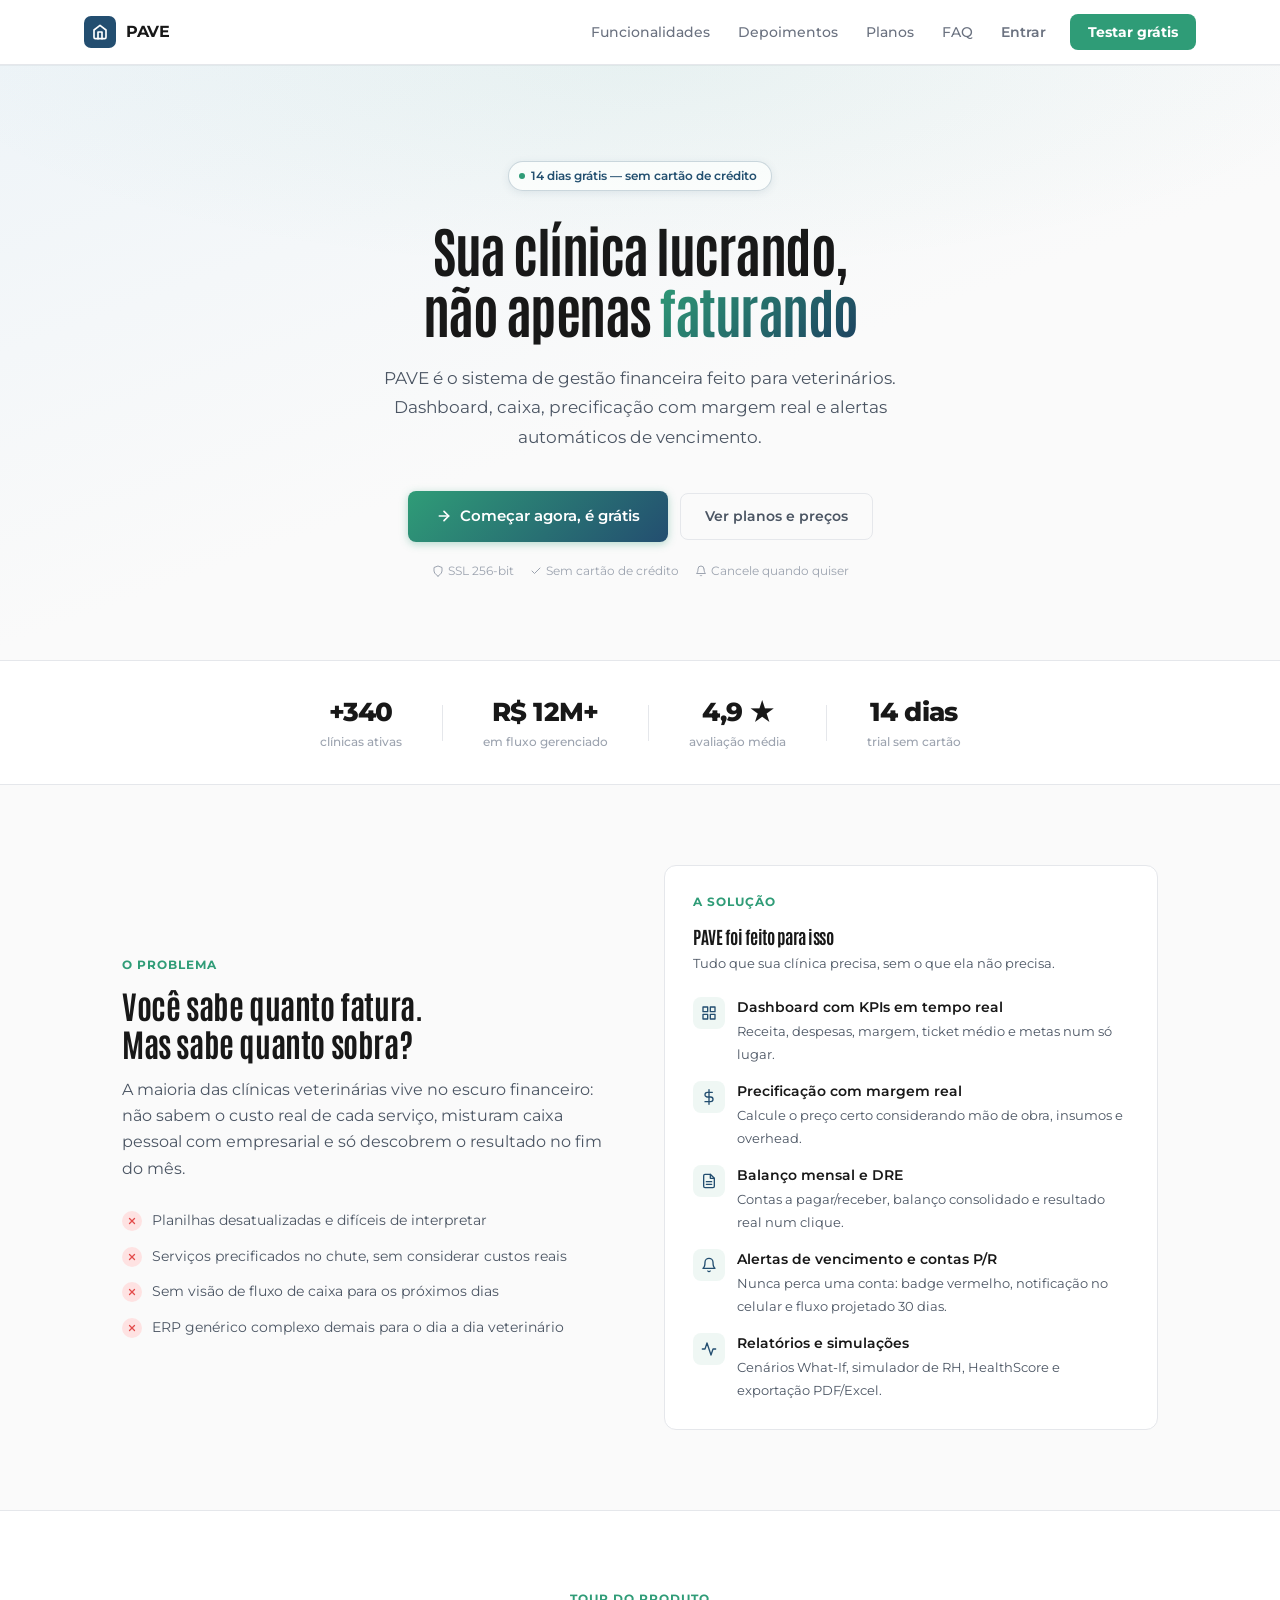
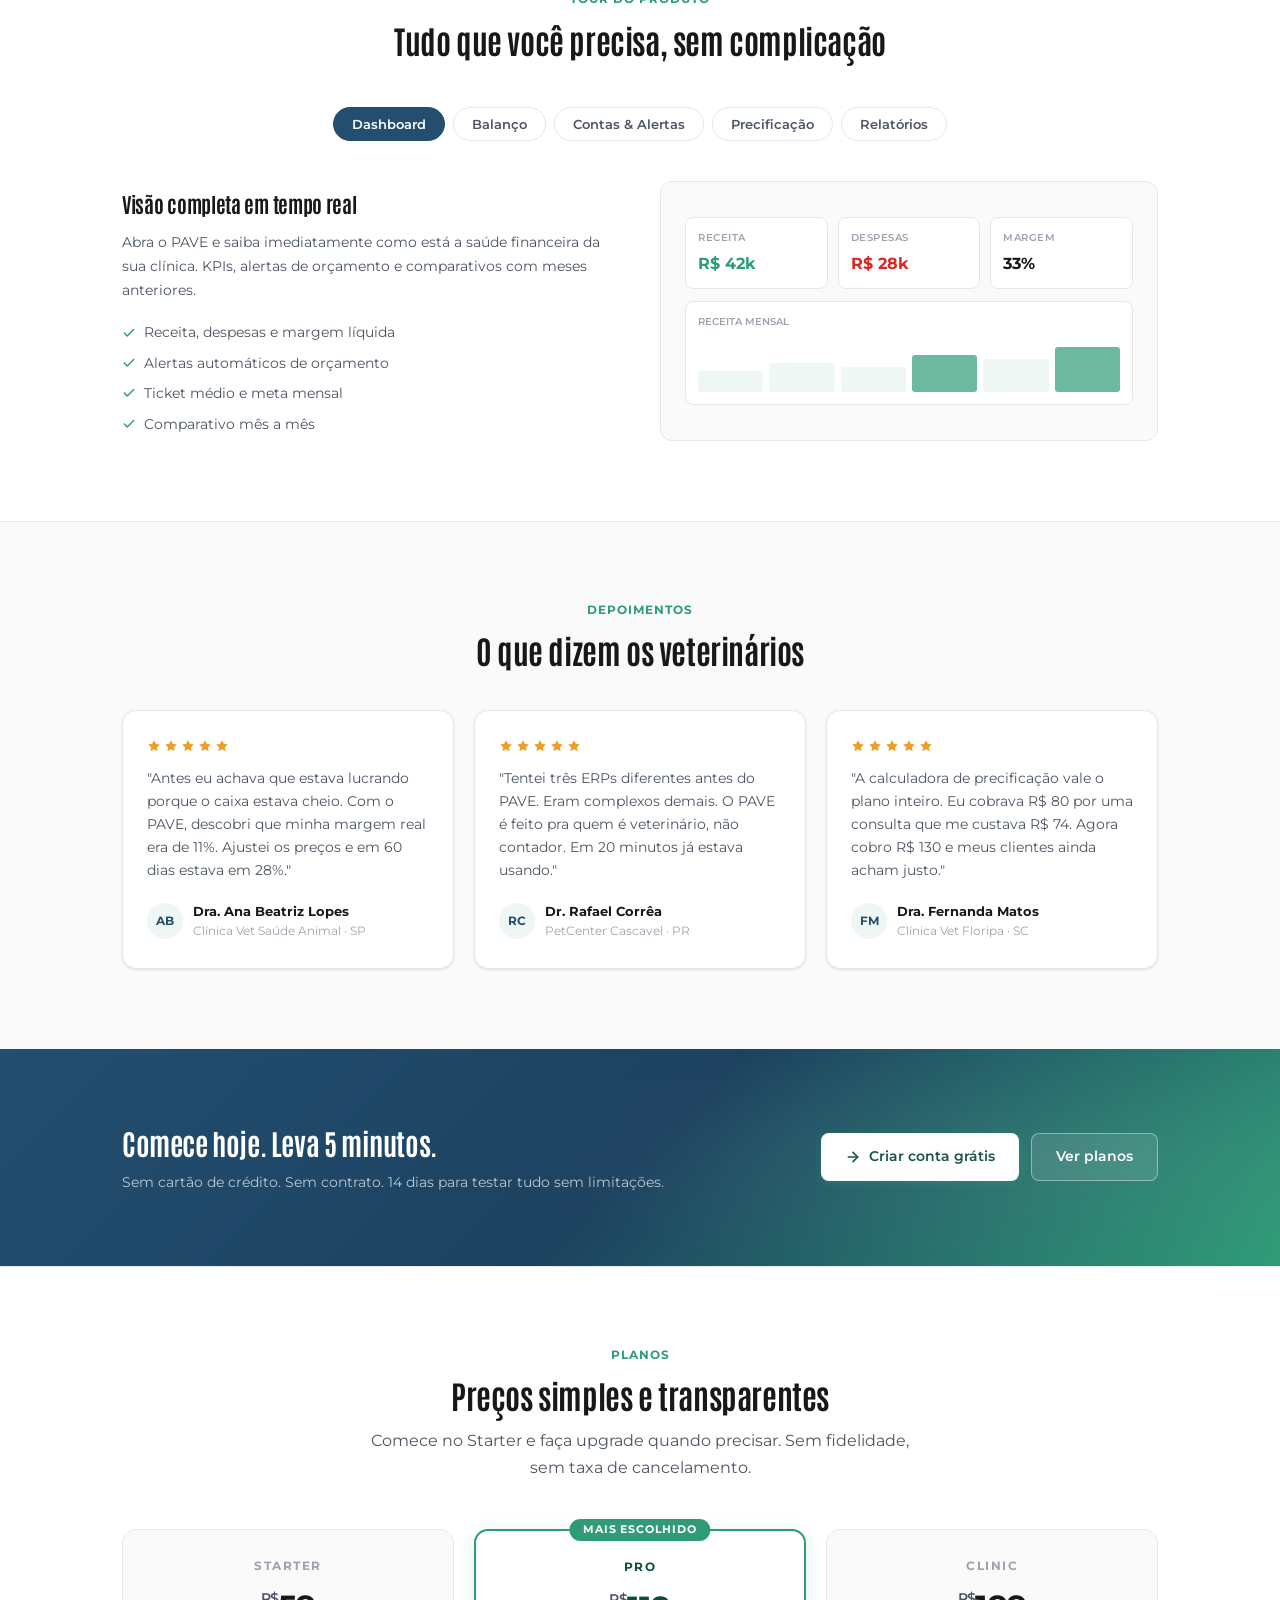
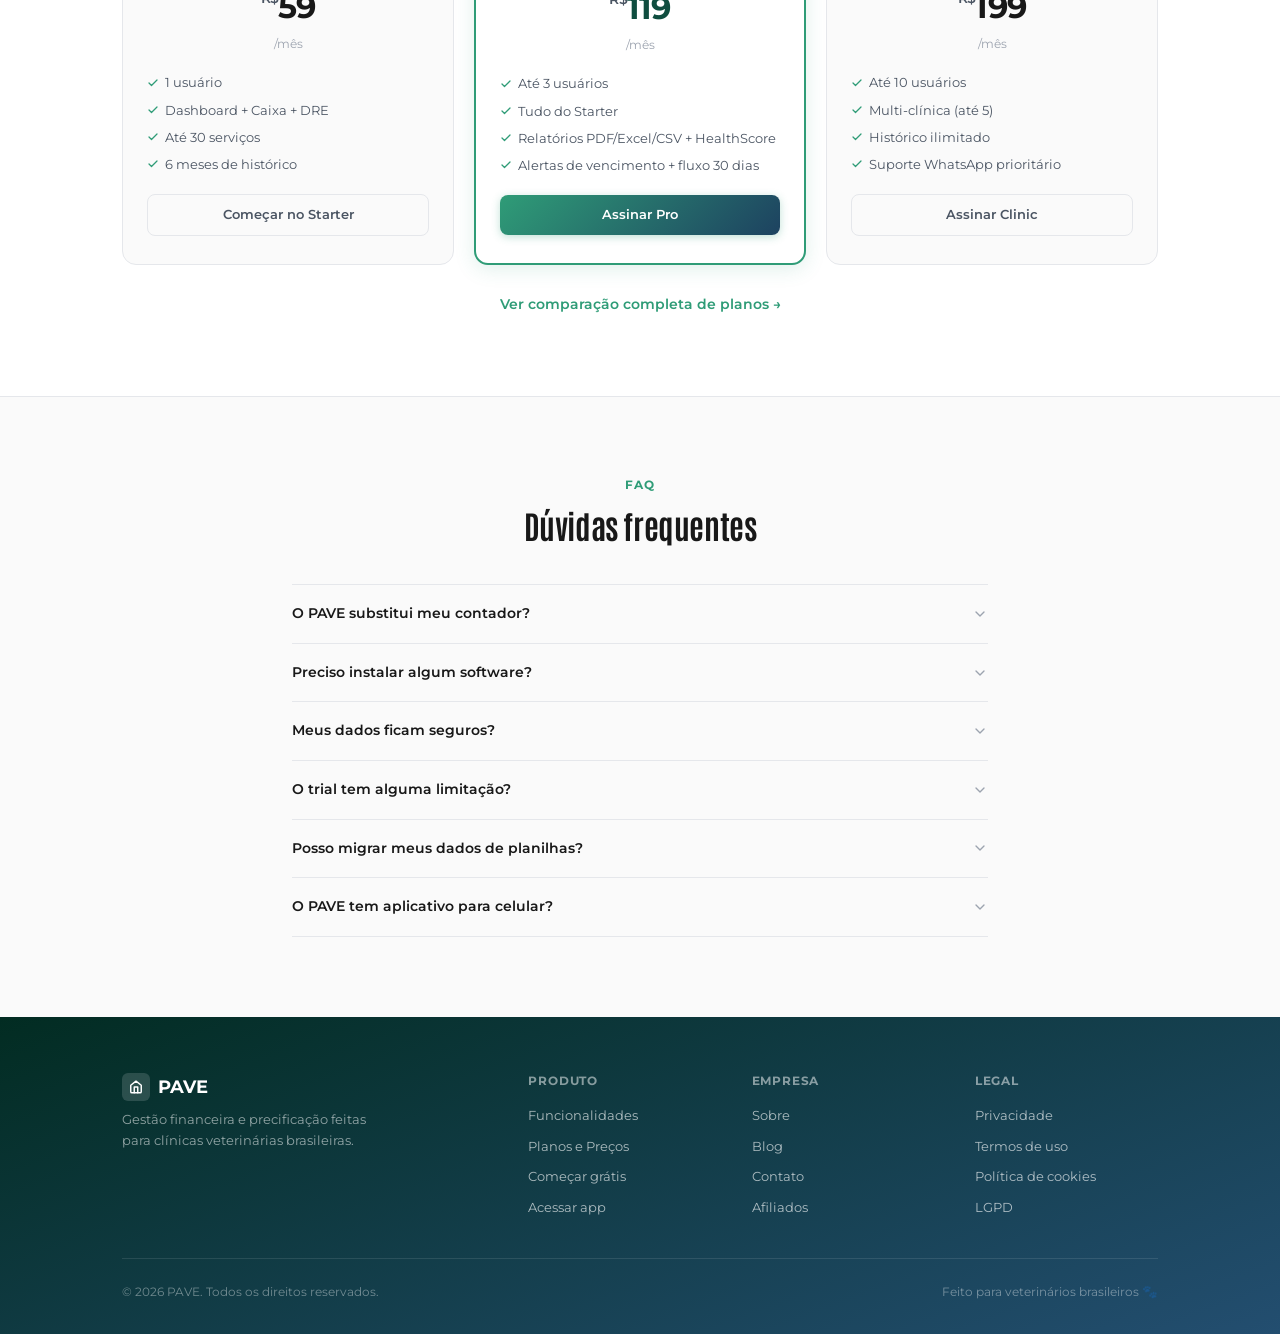
<file: landing.html>
<!DOCTYPE html>
<html lang="pt-BR">
<head>
    <meta charset="UTF-8">
    <meta name="viewport" content="width=device-width, initial-scale=1.0">
    <title>PAVE — Gestão Financeira para Clínicas Veterinárias</title>
    <meta name="description" content="PAVE ajuda clínicas veterinárias a entender as finanças, precificar serviços com margem real e tomar decisões com dados. 14 dias grátis, sem cartão.">
    <meta name="robots" content="index, follow">
    <meta property="og:type"        content="website">
    <meta property="og:title"       content="PAVE — Gestão Financeira para Clínicas Veterinárias">
    <meta property="og:description" content="Entenda suas finanças, precifique com margem real e tome decisões com dados. 14 dias grátis.">
    <meta property="og:image"       content="assets/og-image.png">
    <meta property="og:locale"      content="pt_BR">
    <meta name="twitter:card"        content="summary_large_image">
    <meta name="twitter:title"       content="PAVE — Gestão Financeira para Clínicas Veterinárias">
    <meta name="twitter:description" content="Entenda suas finanças, precifique com margem real e tome decisões com dados. 14 dias grátis.">
    <link rel="icon" type="image/svg+xml" href="assets/favicon.svg">
    <link rel="preconnect" href="https://fonts.googleapis.com">
    <link rel="preconnect" href="https://fonts.gstatic.com" crossorigin>
    <link href="https://fonts.googleapis.com/css2?family=Antonio:wght@700&family=Montserrat:wght@400;500;600;700&display=swap" rel="stylesheet">
    <style>
        *, *::before, *::after { box-sizing: border-box; margin: 0; padding: 0; }

        :root {
            --brand:      #234e70;
            --brand-mid:  #1d4260;
            --cta:        #2f9c77;
            --cta-dark:   #268a68;
            --surface:    rgba(47,156,119,0.08);
            --bg:         #fafafa;
            --card:       #FFFFFF;
            --text:       #181818;
            --muted:      #4B5563;
            --faint:      #9CA3AF;
            --border:     #E5E7EB;
            --border-faint: rgba(0,0,0,0.06);
            --danger:     #DC2626;
            --warning:    #D97706;
            --shadow-sm:  0 1px 3px rgba(0,0,0,0.08), 0 1px 2px rgba(0,0,0,0.04);
            --shadow-md:  0 4px 16px rgba(0,0,0,0.08), 0 2px 6px rgba(0,0,0,0.04);
            --shadow-lg:  0 8px 32px rgba(0,0,0,0.1), 0 4px 12px rgba(0,0,0,0.06);
        }

        html { scroll-behavior: smooth; }

        body {
            font-family: 'Montserrat', sans-serif;
            background: var(--bg);
            color: var(--text);
            line-height: 1.5;
            font-size: 15px;
        }

        h1, h2, h3, h4, h5, h6,
        .section-title, .hero h1, .plan-name {
            font-family: 'Antonio', sans-serif;
            letter-spacing: -0.5px;
        }

        /* ── Utilities ── */
        .container {
            max-width: 1100px;
            margin: 0 auto;
            padding: 0 2rem;
        }
        .container--narrow {
            max-width: 760px;
            margin: 0 auto;
            padding: 0 2rem;
        }
        .btn {
            display: inline-flex;
            align-items: center;
            gap: 8px;
            padding: 12px 24px;
            border-radius: 8px;
            font-size: 0.9rem;
            font-weight: 600;
            font-family: 'Montserrat', sans-serif;
            text-decoration: none;
            cursor: pointer;
            border: none;
            transition: all 0.15s;
            white-space: nowrap;
        }
        .btn-primary {
            background: linear-gradient(135deg, var(--cta) 0%, var(--brand) 100%);
            color: #fff;
            box-shadow: 0 2px 8px rgba(47,156,119,0.35);
        }
        .btn-primary:hover {
            background: linear-gradient(135deg, var(--cta-dark) 0%, var(--brand-mid) 100%);
            box-shadow: 0 4px 14px rgba(47,156,119,0.4);
            transform: translateY(-1px);
        }
        .btn-primary:active { transform: scale(0.98); box-shadow: none; }
        .btn-ghost {
            background: transparent;
            color: var(--muted);
            border: 1.5px solid var(--border);
        }
        .btn-ghost:hover { border-color: #9CA3AF; color: var(--text); background: #F3F4F6; }
        .btn-outline-white {
            background: rgba(255,255,255,0.1);
            color: #fff;
            border: 1.5px solid rgba(255,255,255,0.4);
            backdrop-filter: blur(4px);
        }
        .btn-outline-white:hover { background: rgba(255,255,255,0.2); border-color: rgba(255,255,255,0.7); }

        .section-label {
            font-size: 0.72rem;
            font-weight: 700;
            text-transform: uppercase;
            letter-spacing: 1px;
            color: var(--cta);
            margin-bottom: 12px;
        }
        .section-title {
            font-size: clamp(1.5rem, 3vw, 2rem);
            font-weight: 700;
            color: var(--text);
            letter-spacing: -0.4px;
            line-height: 1.2;
            margin-bottom: 14px;
        }
        .section-sub {
            font-size: 1rem;
            color: var(--muted);
            line-height: 1.65;
            max-width: 560px;
        }

        /* ─────────────────────────────────────────────
           2. HERO
        ───────────────────────────────────────────── */
        .hero {
            padding: 96px 0 80px;
            text-align: center;
            background: linear-gradient(160deg, #eef4f8 0%, #fafafa 55%, #fafafa 100%);
            position: relative;
            overflow: hidden;
        }
        .hero::before {
            content: '';
            position: absolute;
            inset: 0;
            background: radial-gradient(ellipse 80% 50% at 50% 0%, rgba(47,156,119,0.06) 0%, transparent 70%);
            pointer-events: none;
        }
        .hero-badge {
            display: inline-flex;
            align-items: center;
            gap: 6px;
            padding: 5px 14px 5px 10px;
            border-radius: 99px;
            font-size: 0.75rem;
            font-weight: 600;
            background: #fff;
            color: var(--brand);
            border: 1.5px solid rgba(35,78,112,0.22);
            margin-bottom: 28px;
            box-shadow: 0 2px 8px rgba(35,78,112,0.1);
        }
        .hero-badge-dot {
            width: 6px;
            height: 6px;
            border-radius: 50%;
            background: var(--cta);
            display: inline-block;
            animation: pulse-dot 2s ease-in-out infinite;
        }
        @keyframes pulse-dot {
            0%, 100% { opacity: 1; transform: scale(1); }
            50% { opacity: 0.6; transform: scale(0.8); }
        }
        .hero h1 {
            font-size: clamp(2.2rem, 5.5vw, 3.4rem);
            font-weight: 800;
            line-height: 1.12;
            letter-spacing: -1.5px;
            color: var(--text);
            margin-bottom: 22px;
            max-width: 720px;
            margin-left: auto;
            margin-right: auto;
        }
        .hero h1 em {
            font-style: normal;
            background: linear-gradient(135deg, var(--cta) 0%, var(--brand-mid) 100%);
            -webkit-background-clip: text;
            -webkit-text-fill-color: transparent;
            background-clip: text;
        }
        .hero-sub {
            font-size: 1.08rem;
            color: var(--muted);
            line-height: 1.7;
            max-width: 540px;
            margin: 0 auto 40px;
        }
        .hero-actions {
            display: flex;
            align-items: center;
            justify-content: center;
            gap: 12px;
            flex-wrap: wrap;
        }
        .hero-note {
            margin-top: 20px;
            font-size: 0.78rem;
            color: var(--faint);
            display: flex;
            align-items: center;
            justify-content: center;
            gap: 16px;
        }
        .hero-note-item {
            display: flex;
            align-items: center;
            gap: 4px;
        }
        .hero-note svg { flex-shrink: 0; }

        /* ─────────────────────────────────────────────
           3. SOCIAL PROOF BAR
        ───────────────────────────────────────────── */
        .proof-bar {
            border-top: 1px solid var(--border);
            border-bottom: 1px solid var(--border);
            background: var(--card);
            padding: 24px 0;
        }
        .proof-bar-inner {
            display: flex;
            align-items: center;
            justify-content: center;
            gap: 0;
            flex-wrap: wrap;
        }
        .proof-stat {
            text-align: center;
            padding: 8px 40px;
            position: relative;
        }
        .proof-stat + .proof-stat::before {
            content: '';
            position: absolute;
            left: 0;
            top: 50%;
            transform: translateY(-50%);
            width: 1px;
            height: 32px;
            background: var(--border);
        }
        .proof-stat-number {
            font-size: 1.625rem;
            font-weight: 800;
            color: var(--text);
            letter-spacing: -0.8px;
        }
        .proof-stat-label {
            font-size: 0.73rem;
            color: var(--faint);
            font-weight: 500;
            margin-top: 2px;
        }
        .proof-divider {
            width: 1px;
            height: 36px;
            background: var(--border);
        }
        @media (max-width: 600px) {
            .proof-divider { display: none; }
            .proof-bar-inner { gap: 24px; }
        }

        /* ─────────────────────────────────────────────
           4. PROBLEMA → SOLUÇÃO
        ───────────────────────────────────────────── */
        .probsol {
            padding: 80px 0;
        }
        .probsol-grid {
            display: grid;
            grid-template-columns: 1fr 1fr;
            gap: 48px;
            align-items: center;
        }
        @media (max-width: 760px) {
            .probsol-grid { grid-template-columns: 1fr; gap: 32px; }
        }
        .probsol-left { }
        .problem-list {
            list-style: none;
            display: flex;
            flex-direction: column;
            gap: 14px;
            margin-top: 28px;
        }
        .problem-list li {
            display: flex;
            align-items: flex-start;
            gap: 10px;
            font-size: 0.9rem;
            color: var(--muted);
            line-height: 1.5;
        }
        .problem-icon {
            width: 20px;
            height: 20px;
            border-radius: 50%;
            background: #FEE2E2;
            display: flex;
            align-items: center;
            justify-content: center;
            flex-shrink: 0;
            margin-top: 1px;
        }
        .probsol-right {
            background: var(--card);
            border-radius: 12px;
            border: 1px solid var(--border);
            padding: 28px;
        }
        .solution-list {
            list-style: none;
            display: flex;
            flex-direction: column;
            gap: 16px;
            margin-top: 24px;
        }
        .solution-list li {
            display: flex;
            align-items: flex-start;
            gap: 12px;
        }
        .solution-icon {
            width: 32px;
            height: 32px;
            border-radius: 8px;
            background: var(--surface);
            display: flex;
            align-items: center;
            justify-content: center;
            flex-shrink: 0;
        }
        .solution-text strong {
            display: block;
            font-size: 0.875rem;
            font-weight: 600;
            color: var(--text);
            margin-bottom: 2px;
        }
        .solution-text span {
            font-size: 0.8rem;
            color: var(--muted);
        }

        /* ─────────────────────────────────────────────
           5. TOUR DO PRODUTO
        ───────────────────────────────────────────── */
        .tour {
            padding: 80px 0;
            background: var(--card);
            border-top: 1px solid var(--border);
            border-bottom: 1px solid var(--border);
        }
        .tour-header {
            text-align: center;
            margin-bottom: 48px;
        }
        .tour-tabs {
            display: flex;
            justify-content: center;
            gap: 8px;
            flex-wrap: wrap;
            margin-bottom: 40px;
        }
        .tour-tab {
            padding: 8px 18px;
            border-radius: 99px;
            font-size: 0.82rem;
            font-weight: 600;
            color: var(--muted);
            border: 1.5px solid var(--border);
            background: transparent;
            cursor: pointer;
            font-family: 'Montserrat', sans-serif;
            transition: all 0.15s;
        }
        .tour-tab.active {
            background: var(--brand);
            color: #fff;
            border-color: var(--brand);
        }
        .tour-tab:hover:not(.active) { border-color: rgba(0,0,0,0.2); color: var(--text); }

        .tour-panels { position: relative; }
        .tour-panel {
            display: none;
            grid-template-columns: 1fr 1fr;
            gap: 40px;
            align-items: center;
        }
        .tour-panel.active { display: grid; }
        @media (max-width: 720px) {
            .tour-panel.active { grid-template-columns: 1fr; }
        }
        .tour-panel-text { }
        .tour-panel-text h3 {
            font-size: 1.3rem;
            font-weight: 700;
            color: var(--text);
            letter-spacing: -0.3px;
            margin-bottom: 12px;
        }
        .tour-panel-text p {
            font-size: 0.9rem;
            color: var(--muted);
            line-height: 1.65;
            margin-bottom: 20px;
        }
        .tour-feature-list {
            list-style: none;
            display: flex;
            flex-direction: column;
            gap: 10px;
        }
        .tour-feature-list li {
            display: flex;
            align-items: center;
            gap: 8px;
            font-size: 0.85rem;
            color: var(--muted);
        }
        .tour-panel-visual {
            background: var(--bg);
            border-radius: 12px;
            border: 1px solid var(--border);
            padding: 24px;
            min-height: 260px;
            display: flex;
            align-items: center;
            justify-content: center;
        }
        /* Placeholder UI mockup */
        .mockup-dashboard {
            width: 100%;
        }
        .mockup-row {
            display: grid;
            grid-template-columns: repeat(3, 1fr);
            gap: 10px;
            margin-bottom: 12px;
        }
        .mockup-kpi {
            background: var(--card);
            border-radius: 8px;
            border: 1px solid var(--border);
            padding: 12px;
        }
        .mockup-kpi-label {
            font-size: 0.65rem;
            color: var(--faint);
            font-weight: 600;
            text-transform: uppercase;
            letter-spacing: 0.5px;
            margin-bottom: 6px;
        }
        .mockup-kpi-value {
            font-size: 1rem;
            font-weight: 700;
            color: var(--text);
        }
        .mockup-kpi-value.green { color: var(--cta); }
        .mockup-kpi-value.red { color: var(--danger); }
        .mockup-bar-chart {
            background: var(--card);
            border-radius: 8px;
            border: 1px solid var(--border);
            padding: 12px;
        }
        .mockup-chart-label {
            font-size: 0.65rem;
            color: var(--faint);
            font-weight: 600;
            text-transform: uppercase;
            margin-bottom: 10px;
        }
        .mockup-bars {
            display: flex;
            align-items: flex-end;
            gap: 6px;
            height: 52px;
        }
        .mockup-bar {
            flex: 1;
            background: var(--surface);
            border-radius: 3px;
        }
        .mockup-bar.accent { background: var(--cta); opacity: 0.7; }

        /* ─────────────────────────────────────────────
           6. TESTIMONIALS
        ───────────────────────────────────────────── */
        .testimonials {
            padding: 80px 0;
        }
        .testimonials-header {
            text-align: center;
            margin-bottom: 40px;
        }
        .testimonials-grid {
            display: grid;
            grid-template-columns: repeat(3, 1fr);
            gap: 20px;
        }
        @media (max-width: 860px) {
            .testimonials-grid { grid-template-columns: 1fr; max-width: 480px; margin: 0 auto; }
        }
        .testimonial-card {
            background: var(--card);
            border-radius: 14px;
            border: 1px solid var(--border);
            padding: 28px 24px;
            display: flex;
            flex-direction: column;
            box-shadow: var(--shadow-sm);
            transition: box-shadow 0.2s, transform 0.2s;
        }
        .testimonial-card:hover {
            box-shadow: var(--shadow-md);
            transform: translateY(-2px);
        }
        .testimonial-stars {
            display: flex;
            gap: 3px;
            margin-bottom: 14px;
        }
        .testimonial-quote {
            font-size: 0.875rem;
            color: var(--muted);
            line-height: 1.65;
            flex: 1;
            margin-bottom: 20px;
        }
        .testimonial-author {
            display: flex;
            align-items: center;
            gap: 10px;
        }
        .testimonial-avatar {
            width: 36px;
            height: 36px;
            border-radius: 50%;
            background: var(--surface);
            display: flex;
            align-items: center;
            justify-content: center;
            font-size: 0.75rem;
            font-weight: 700;
            color: var(--brand);
            flex-shrink: 0;
        }
        .testimonial-name {
            font-size: 0.82rem;
            font-weight: 700;
            color: var(--text);
        }
        .testimonial-role {
            font-size: 0.75rem;
            color: var(--faint);
        }

        /* ─────────────────────────────────────────────
           7. CTA BANNER
        ───────────────────────────────────────────── */
        .cta-banner {
            background: linear-gradient(135deg, var(--brand) 0%, #1d4260 50%, var(--cta) 100%);
            padding: 72px 0;
            position: relative;
            overflow: hidden;
        }
        .cta-banner::before {
            content: '';
            position: absolute;
            inset: 0;
            background: radial-gradient(ellipse 60% 80% at 80% 50%, rgba(255,255,255,0.05) 0%, transparent 70%);
            pointer-events: none;
        }
        .cta-banner-inner {
            display: flex;
            align-items: center;
            justify-content: space-between;
            gap: 32px;
            flex-wrap: wrap;
        }
        .cta-banner h2 {
            font-size: clamp(1.4rem, 3vw, 1.8rem);
            font-weight: 700;
            color: #fff;
            letter-spacing: -0.4px;
            margin-bottom: 8px;
        }
        .cta-banner p {
            font-size: 0.9rem;
            color: rgba(255,255,255,0.7);
            line-height: 1.5;
        }
        .cta-banner-actions {
            display: flex;
            gap: 12px;
            flex-shrink: 0;
            flex-wrap: wrap;
        }

        /* ─────────────────────────────────────────────
           8. PLANS SUMMARY
        ───────────────────────────────────────────── */
        .plans-summary {
            padding: 80px 0;
            background: var(--card);
            border-top: 1px solid var(--border);
            border-bottom: 1px solid var(--border);
        }
        .plans-summary-header {
            text-align: center;
            margin-bottom: 48px;
        }
        .plans-mini-grid {
            display: grid;
            grid-template-columns: repeat(3, 1fr);
            gap: 20px;
        }
        @media (max-width: 860px) {
            .plans-mini-grid { grid-template-columns: 1fr; max-width: 380px; margin: 0 auto; }
        }
        .plan-mini-card {
            border-radius: 14px;
            border: 1px solid var(--border);
            background: var(--bg);
            padding: 28px 24px;
            position: relative;
            text-align: center;
            transition: box-shadow 0.2s, transform 0.2s;
        }
        .plan-mini-card:hover {
            box-shadow: var(--shadow-md);
            transform: translateY(-2px);
        }
        .plan-mini-card.featured {
            border: 2px solid var(--cta);
            background: var(--card);
            box-shadow: 0 4px 20px rgba(47,156,119,0.15);
        }
        .plan-mini-card.featured:hover {
            box-shadow: 0 8px 32px rgba(47,156,119,0.2);
        }
        .plan-mini-badge {
            position: absolute;
            top: -12px;
            left: 50%;
            transform: translateX(-50%);
            font-size: 0.67rem;
            font-weight: 700;
            text-transform: uppercase;
            letter-spacing: 0.8px;
            padding: 3px 14px;
            border-radius: 99px;
            background: var(--cta);
            color: #fff;
            white-space: nowrap;
        }
        .plan-mini-name {
            font-size: 0.72rem;
            font-weight: 700;
            text-transform: uppercase;
            letter-spacing: 1.5px;
            color: var(--faint);
            margin-bottom: 8px;
        }
        .plan-mini-price {
            font-size: 2rem;
            font-weight: 700;
            color: var(--text);
            letter-spacing: -0.8px;
            margin-bottom: 4px;
        }
        .plan-mini-price sup {
            font-size: 0.9rem;
            font-weight: 600;
            vertical-align: top;
            margin-top: 5px;
            display: inline-block;
            color: var(--muted);
        }
        .plan-mini-period {
            font-size: 0.75rem;
            color: var(--faint);
            margin-bottom: 20px;
        }
        .plan-mini-features {
            list-style: none;
            text-align: left;
            display: flex;
            flex-direction: column;
            gap: 8px;
            margin-bottom: 20px;
            min-height: 100px;
        }
        .plan-mini-features li {
            font-size: 0.8rem;
            color: var(--muted);
            display: flex;
            align-items: center;
            gap: 6px;
        }
        .plan-mini-cta {
            width: 100%;
            padding: 10px;
            border-radius: 8px;
            font-size: 0.83rem;
            font-weight: 600;
            font-family: 'Montserrat', sans-serif;
            text-decoration: none;
            display: block;
            text-align: center;
            transition: all 0.15s;
            cursor: pointer;
        }
        .plan-mini-cta.primary {
            background: linear-gradient(135deg, var(--cta) 0%, var(--brand-mid) 100%);
            color: #fff;
            box-shadow: 0 2px 8px rgba(47,156,119,0.3);
        }
        .plan-mini-cta.primary:hover {
            background: linear-gradient(135deg, var(--cta-dark) 0%, var(--brand) 100%);
            box-shadow: 0 4px 12px rgba(47,156,119,0.35);
        }
        .plan-mini-cta.ghost { border: 1px solid var(--border); color: var(--muted); background: transparent; }
        .plan-mini-cta.ghost:hover { border-color: rgba(0,0,0,0.2); color: var(--text); }
        .plans-summary-link {
            text-align: center;
            margin-top: 28px;
        }
        .plans-summary-link a {
            font-size: 0.85rem;
            color: var(--cta);
            font-weight: 600;
            text-decoration: none;
        }
        .plans-summary-link a:hover { text-decoration: underline; }

        /* ─────────────────────────────────────────────
           9. FAQ
        ───────────────────────────────────────────── */
        .faq {
            padding: 80px 0;
        }
        .faq-header {
            text-align: center;
            margin-bottom: 40px;
        }
        .faq-list {
            border-top: 1px solid var(--border);
        }
        .faq-item {
            border-bottom: 1px solid var(--border);
        }
        .faq-q {
            display: flex;
            justify-content: space-between;
            align-items: center;
            gap: 16px;
            padding: 18px 0;
            font-size: 0.9rem;
            font-weight: 600;
            color: var(--text);
            cursor: pointer;
            user-select: none;
        }
        .faq-q:hover { color: var(--brand); }
        .faq-chevron {
            flex-shrink: 0;
            color: var(--faint);
            transition: transform 0.2s;
        }
        .faq-item.open .faq-chevron {
            transform: rotate(180deg);
            color: var(--cta);
        }
        .faq-a {
            display: none;
            font-size: 0.875rem;
            color: var(--muted);
            line-height: 1.7;
            padding-bottom: 18px;
        }
        .faq-item.open .faq-a { display: block; }

        /* ─────────────────────────────────────────────
           10. FOOTER
        ───────────────────────────────────────────── */
        .footer {
            background: linear-gradient(160deg, #022C22 0%, var(--brand) 100%);
            color: rgba(255,255,255,0.65);
            padding: 56px 0 32px;
        }
        .footer-grid {
            display: grid;
            grid-template-columns: 2fr 1fr 1fr 1fr;
            gap: 40px;
            margin-bottom: 40px;
        }
        @media (max-width: 860px) {
            .footer-grid { grid-template-columns: 1fr 1fr; gap: 28px; }
        }
        @media (max-width: 500px) {
            .footer-grid { grid-template-columns: 1fr; }
        }
        .footer-brand-name {
            font-size: 1.1rem;
            font-weight: 700;
            color: #fff;
            margin-bottom: 8px;
            display: flex;
            align-items: center;
            gap: 8px;
        }
        .footer-brand-icon {
            width: 28px;
            height: 28px;
            border-radius: 6px;
            background: rgba(255,255,255,0.15);
            display: flex;
            align-items: center;
            justify-content: center;
        }
        .footer-brand-desc {
            font-size: 0.82rem;
            line-height: 1.6;
            color: rgba(255,255,255,0.55);
            max-width: 260px;
        }
        .footer-col-title {
            font-size: 0.72rem;
            font-weight: 700;
            text-transform: uppercase;
            letter-spacing: 0.8px;
            color: rgba(255,255,255,0.5);
            margin-bottom: 14px;
        }
        .footer-links {
            list-style: none;
            display: flex;
            flex-direction: column;
            gap: 8px;
        }
        .footer-links a {
            font-size: 0.83rem;
            color: rgba(255,255,255,0.65);
            text-decoration: none;
            transition: color 0.15s;
        }
        .footer-links a:hover { color: #fff; }
        .footer-bottom {
            border-top: 1px solid rgba(255,255,255,0.1);
            padding-top: 24px;
            display: flex;
            justify-content: space-between;
            align-items: center;
            gap: 12px;
            flex-wrap: wrap;
            font-size: 0.78rem;
            color: rgba(255,255,255,0.4);
        }
        .footer-bottom a { color: rgba(255,255,255,0.5); text-decoration: none; }
        .footer-bottom a:hover { color: #fff; }

        /* ── Nav compartilhado ── */
        .pav-nav { position:sticky; top:0; z-index:200; background:rgba(255,255,255,0.94); backdrop-filter:blur(16px); -webkit-backdrop-filter:blur(16px); border-bottom:1px solid #E5E7EB; box-shadow:0 1px 0 rgba(0,0,0,0.04); }
        .pav-nav-inner { display:flex; align-items:center; height:64px; gap:2rem; max-width:1160px; margin:0 auto; padding:0 1.5rem; }
        .pav-nav-brand { display:flex; align-items:center; gap:10px; text-decoration:none; flex-shrink:0; }
        .pav-nav-brand-icon { width:32px; height:32px; border-radius:7px; background:#234e70; display:flex; align-items:center; justify-content:center; }
        .pav-nav-brand-name { font-size:1rem; font-weight:700; color:#181818; letter-spacing:-0.3px; }
        .pav-nav-links { display:flex; align-items:center; gap:0.25rem; margin-left:auto; }
        .pav-nav-link { font-size:0.85rem; font-weight:500; color:#6B7280; text-decoration:none; padding:6px 12px; border-radius:6px; transition:all 0.15s; }
        .pav-nav-link:hover { color:#181818; background:rgba(0,0,0,0.04); }
        .pav-nav-login { font-size:0.85rem; font-weight:600; color:#6B7280; text-decoration:none; padding:6px 12px; transition:color 0.15s; }
        .pav-nav-login:hover { color:#181818; }
        .pav-nav-cta { margin-left:8px; display:inline-flex; align-items:center; gap:6px; padding:8px 18px; border-radius:8px; background:#2f9c77; color:#fff !important; font-size:0.85rem; font-weight:700; text-decoration:none; transition:background 0.15s; }
        .pav-nav-cta:hover { background:#268a68; }
        .pav-nav-hamburger { display:none; background:none; border:none; cursor:pointer; padding:6px; margin-left:auto; color:#181818; }
        @media (max-width:720px) { .pav-nav-links { display:none; } .pav-nav-hamburger { display:flex; } }
    </style>
</head>
<body>

<!-- ─── 1. NAVBAR ─────────────────────────────────────────────────────────── -->
<header class="pav-nav">
    <nav class="pav-nav-inner">
        <a href="landing.html" class="pav-nav-brand">
            <div class="pav-nav-brand-icon">
                <svg width="16" height="16" viewBox="0 0 24 24" fill="none" stroke="#fff" stroke-width="2.5" stroke-linecap="round" stroke-linejoin="round"><path d="M3 9l9-7 9 7v11a2 2 0 0 1-2 2H5a2 2 0 0 1-2-2z"/><polyline points="9 22 9 12 15 12 15 22"/></svg>
            </div>
            <span class="pav-nav-brand-name">PAVE</span>
        </a>
        <div class="pav-nav-links">
            <a href="#funcionalidades" class="pav-nav-link">Funcionalidades</a>
            <a href="#depoimentos" class="pav-nav-link">Depoimentos</a>
            <a href="planos.html" class="pav-nav-link">Planos</a>
            <a href="#faq" class="pav-nav-link">FAQ</a>
            <a href="login.html" class="pav-nav-login">Entrar</a>
            <a href="login.html#register" class="pav-nav-cta">Testar grátis</a>
        </div>
        <button class="pav-nav-hamburger" aria-label="Menu">
            <svg width="22" height="22" viewBox="0 0 24 24" fill="none" stroke="currentColor" stroke-width="2" stroke-linecap="round" stroke-linejoin="round"><line x1="3" y1="6" x2="21" y2="6"/><line x1="3" y1="12" x2="21" y2="12"/><line x1="3" y1="18" x2="21" y2="18"/></svg>
        </button>
    </nav>
</header>

<!-- ─── 2. HERO ───────────────────────────────────────────────────────────── -->
<section class="hero">
    <div class="container--narrow">
        <span class="hero-badge">
            <span class="hero-badge-dot"></span>
            14 dias grátis — sem cartão de crédito
        </span>
        <h1>Sua clínica lucrando,<br>não apenas <em>faturando</em></h1>
        <p class="hero-sub">PAVE é o sistema de gestão financeira feito para veterinários. Dashboard, caixa, precificação com margem real e alertas automáticos de vencimento.</p>
        <div class="hero-actions">
            <a href="login.html#register" class="btn btn-primary" style="padding:14px 28px; font-size:0.95rem;">
                <svg width="16" height="16" viewBox="0 0 24 24" fill="none" stroke="currentColor" stroke-width="2.5" stroke-linecap="round" stroke-linejoin="round"><path d="M5 12h14"/><path d="M12 5l7 7-7 7"/></svg>
                Começar agora, é grátis
            </a>
            <a href="planos.html" class="btn btn-ghost">Ver planos e preços</a>
        </div>
        <div class="hero-note">
            <span class="hero-note-item">
                <svg width="12" height="12" viewBox="0 0 24 24" fill="none" stroke="#9CA3AF" stroke-width="2" stroke-linecap="round" stroke-linejoin="round"><path d="M12 22s8-4 8-10V5l-8-3-8 3v7c0 6 8 10 8 10z"/></svg>
                SSL 256-bit
            </span>
            <span class="hero-note-item">
                <svg width="12" height="12" viewBox="0 0 24 24" fill="none" stroke="#9CA3AF" stroke-width="2" stroke-linecap="round" stroke-linejoin="round"><polyline points="20 6 9 17 4 12"/></svg>
                Sem cartão de crédito
            </span>
            <span class="hero-note-item">
                <svg width="12" height="12" viewBox="0 0 24 24" fill="none" stroke="#9CA3AF" stroke-width="2" stroke-linecap="round" stroke-linejoin="round"><path d="M18 8A6 6 0 0 0 6 8c0 7-3 9-3 9h18s-3-2-3-9"/><path d="M13.73 21a2 2 0 0 1-3.46 0"/></svg>
                Cancele quando quiser
            </span>
        </div>
    </div>
</section>

<!-- ─── 3. SOCIAL PROOF BAR ───────────────────────────────────────────────── -->
<div class="proof-bar">
    <div class="container">
        <div class="proof-bar-inner">
            <div class="proof-stat">
                <div class="proof-stat-number">+340</div>
                <div class="proof-stat-label">clínicas ativas</div>
            </div>
            <div class="proof-divider"></div>
            <div class="proof-stat">
                <div class="proof-stat-number">R$ 12M+</div>
                <div class="proof-stat-label">em fluxo gerenciado</div>
            </div>
            <div class="proof-divider"></div>
            <div class="proof-stat">
                <div class="proof-stat-number">4,9 ★</div>
                <div class="proof-stat-label">avaliação média</div>
            </div>
            <div class="proof-divider"></div>
            <div class="proof-stat">
                <div class="proof-stat-number">14 dias</div>
                <div class="proof-stat-label">trial sem cartão</div>
            </div>
        </div>
    </div>
</div>

<!-- ─── 4. PROBLEMA → SOLUÇÃO ─────────────────────────────────────────────── -->
<section class="probsol" id="funcionalidades">
    <div class="container">
        <div class="probsol-grid">
            <div class="probsol-left">
                <div class="section-label">O problema</div>
                <h2 class="section-title">Você sabe quanto fatura.<br>Mas sabe quanto sobra?</h2>
                <p class="section-sub">A maioria das clínicas veterinárias vive no escuro financeiro: não sabem o custo real de cada serviço, misturam caixa pessoal com empresarial e só descobrem o resultado no fim do mês.</p>
                <ul class="problem-list">
                    <li>
                        <div class="problem-icon">
                            <svg width="10" height="10" viewBox="0 0 24 24" fill="none" stroke="#E24B4A" stroke-width="3" stroke-linecap="round" stroke-linejoin="round"><line x1="18" y1="6" x2="6" y2="18"/><line x1="6" y1="6" x2="18" y2="18"/></svg>
                        </div>
                        Planilhas desatualizadas e difíceis de interpretar
                    </li>
                    <li>
                        <div class="problem-icon">
                            <svg width="10" height="10" viewBox="0 0 24 24" fill="none" stroke="#E24B4A" stroke-width="3" stroke-linecap="round" stroke-linejoin="round"><line x1="18" y1="6" x2="6" y2="18"/><line x1="6" y1="6" x2="18" y2="18"/></svg>
                        </div>
                        Serviços precificados no chute, sem considerar custos reais
                    </li>
                    <li>
                        <div class="problem-icon">
                            <svg width="10" height="10" viewBox="0 0 24 24" fill="none" stroke="#E24B4A" stroke-width="3" stroke-linecap="round" stroke-linejoin="round"><line x1="18" y1="6" x2="6" y2="18"/><line x1="6" y1="6" x2="18" y2="18"/></svg>
                        </div>
                        Sem visão de fluxo de caixa para os próximos dias
                    </li>
                    <li>
                        <div class="problem-icon">
                            <svg width="10" height="10" viewBox="0 0 24 24" fill="none" stroke="#E24B4A" stroke-width="3" stroke-linecap="round" stroke-linejoin="round"><line x1="18" y1="6" x2="6" y2="18"/><line x1="6" y1="6" x2="18" y2="18"/></svg>
                        </div>
                        ERP genérico complexo demais para o dia a dia veterinário
                    </li>
                </ul>
            </div>
            <div class="probsol-right">
                <div class="section-label">A solução</div>
                <h3 style="font-size:1.1rem; font-weight:700; color:var(--text); margin-bottom:4px;">PAVE foi feito para isso</h3>
                <p style="font-size:0.82rem; color:var(--muted); margin-bottom:0;">Tudo que sua clínica precisa, sem o que ela não precisa.</p>
                <ul class="solution-list">
                    <li>
                        <div class="solution-icon">
                            <svg width="16" height="16" viewBox="0 0 24 24" fill="none" stroke="#234e70" stroke-width="2" stroke-linecap="round" stroke-linejoin="round"><rect x="3" y="3" width="7" height="7"/><rect x="14" y="3" width="7" height="7"/><rect x="14" y="14" width="7" height="7"/><rect x="3" y="14" width="7" height="7"/></svg>
                        </div>
                        <div class="solution-text">
                            <strong>Dashboard com KPIs em tempo real</strong>
                            <span>Receita, despesas, margem, ticket médio e metas num só lugar.</span>
                        </div>
                    </li>
                    <li>
                        <div class="solution-icon">
                            <svg width="16" height="16" viewBox="0 0 24 24" fill="none" stroke="#234e70" stroke-width="2" stroke-linecap="round" stroke-linejoin="round"><line x1="12" y1="1" x2="12" y2="23"/><path d="M17 5H9.5a3.5 3.5 0 0 0 0 7h5a3.5 3.5 0 0 1 0 7H6"/></svg>
                        </div>
                        <div class="solution-text">
                            <strong>Precificação com margem real</strong>
                            <span>Calcule o preço certo considerando mão de obra, insumos e overhead.</span>
                        </div>
                    </li>
                    <li>
                        <div class="solution-icon">
                            <svg width="16" height="16" viewBox="0 0 24 24" fill="none" stroke="#234e70" stroke-width="2" stroke-linecap="round" stroke-linejoin="round"><path d="M14 2H6a2 2 0 0 0-2 2v16a2 2 0 0 0 2 2h12a2 2 0 0 0 2-2V8z"/><polyline points="14 2 14 8 20 8"/><line x1="16" y1="13" x2="8" y2="13"/><line x1="16" y1="17" x2="8" y2="17"/></svg>
                        </div>
                        <div class="solution-text">
                            <strong>Balanço mensal e DRE</strong>
                            <span>Contas a pagar/receber, balanço consolidado e resultado real num clique.</span>
                        </div>
                    </li>
                    <li>
                        <div class="solution-icon">
                            <svg width="16" height="16" viewBox="0 0 24 24" fill="none" stroke="#234e70" stroke-width="2" stroke-linecap="round" stroke-linejoin="round"><path d="M18 8A6 6 0 0 0 6 8c0 7-3 9-3 9h18s-3-2-3-9"/><path d="M13.73 21a2 2 0 0 1-3.46 0"/></svg>
                        </div>
                        <div class="solution-text">
                            <strong>Alertas de vencimento e contas P/R</strong>
                            <span>Nunca perca uma conta: badge vermelho, notificação no celular e fluxo projetado 30 dias.</span>
                        </div>
                    </li>
                    <li>
                        <div class="solution-icon">
                            <svg width="16" height="16" viewBox="0 0 24 24" fill="none" stroke="#234e70" stroke-width="2" stroke-linecap="round" stroke-linejoin="round"><polyline points="22 12 18 12 15 21 9 3 6 12 2 12"/></svg>
                        </div>
                        <div class="solution-text">
                            <strong>Relatórios e simulações</strong>
                            <span>Cenários What-If, simulador de RH, HealthScore e exportação PDF/Excel.</span>
                        </div>
                    </li>
                </ul>
            </div>
        </div>
    </div>
</section>

<!-- ─── 5. TOUR DO PRODUTO ────────────────────────────────────────────────── -->
<section class="tour">
    <div class="container">
        <div class="tour-header">
            <div class="section-label">Tour do produto</div>
            <h2 class="section-title">Tudo que você precisa, sem complicação</h2>
        </div>
        <div class="tour-tabs">
            <button class="tour-tab active" onclick="showTour('dashboard', this)">Dashboard</button>
            <button class="tour-tab" onclick="showTour('caixa', this)">Balanço</button>
            <button class="tour-tab" onclick="showTour('contas', this)">Contas &amp; Alertas</button>
            <button class="tour-tab" onclick="showTour('precificacao', this)">Precificação</button>
            <button class="tour-tab" onclick="showTour('relatorios', this)">Relatórios</button>
        </div>

        <div class="tour-panels">
            <!-- Dashboard -->
            <div class="tour-panel active" id="tour-dashboard">
                <div class="tour-panel-text">
                    <h3>Visão completa em tempo real</h3>
                    <p>Abra o PAVE e saiba imediatamente como está a saúde financeira da sua clínica. KPIs, alertas de orçamento e comparativos com meses anteriores.</p>
                    <ul class="tour-feature-list">
                        <li><svg width="14" height="14" viewBox="0 0 24 24" fill="none" stroke="#2f9c77" stroke-width="2.5" stroke-linecap="round" stroke-linejoin="round"><polyline points="20 6 9 17 4 12"/></svg> Receita, despesas e margem líquida</li>
                        <li><svg width="14" height="14" viewBox="0 0 24 24" fill="none" stroke="#2f9c77" stroke-width="2.5" stroke-linecap="round" stroke-linejoin="round"><polyline points="20 6 9 17 4 12"/></svg> Alertas automáticos de orçamento</li>
                        <li><svg width="14" height="14" viewBox="0 0 24 24" fill="none" stroke="#2f9c77" stroke-width="2.5" stroke-linecap="round" stroke-linejoin="round"><polyline points="20 6 9 17 4 12"/></svg> Ticket médio e meta mensal</li>
                        <li><svg width="14" height="14" viewBox="0 0 24 24" fill="none" stroke="#2f9c77" stroke-width="2.5" stroke-linecap="round" stroke-linejoin="round"><polyline points="20 6 9 17 4 12"/></svg> Comparativo mês a mês</li>
                    </ul>
                </div>
                <div class="tour-panel-visual">
                    <div class="mockup-dashboard">
                        <div class="mockup-row">
                            <div class="mockup-kpi"><div class="mockup-kpi-label">Receita</div><div class="mockup-kpi-value green">R$ 42k</div></div>
                            <div class="mockup-kpi"><div class="mockup-kpi-label">Despesas</div><div class="mockup-kpi-value red">R$ 28k</div></div>
                            <div class="mockup-kpi"><div class="mockup-kpi-label">Margem</div><div class="mockup-kpi-value">33%</div></div>
                        </div>
                        <div class="mockup-bar-chart">
                            <div class="mockup-chart-label">Receita mensal</div>
                            <div class="mockup-bars">
                                <div class="mockup-bar" style="height:40%"></div>
                                <div class="mockup-bar" style="height:55%"></div>
                                <div class="mockup-bar" style="height:48%"></div>
                                <div class="mockup-bar accent" style="height:70%"></div>
                                <div class="mockup-bar" style="height:62%"></div>
                                <div class="mockup-bar accent" style="height:85%"></div>
                            </div>
                        </div>
                    </div>
                </div>
            </div>

            <!-- Balanço -->
            <div class="tour-panel" id="tour-caixa">
                <div class="tour-panel-text">
                    <h3>Balanço mensal com lucro real</h3>
                    <p>Consolide receitas e custos do mês em um formulário simples. O PAVE calcula seu lucro gerencial, margem de contribuição e ponto de equilíbrio automaticamente.</p>
                    <ul class="tour-feature-list">
                        <li><svg width="14" height="14" viewBox="0 0 24 24" fill="none" stroke="#2f9c77" stroke-width="2.5" stroke-linecap="round" stroke-linejoin="round"><polyline points="20 6 9 17 4 12"/></svg> DRE gerencial com um clique</li>
                        <li><svg width="14" height="14" viewBox="0 0 24 24" fill="none" stroke="#2f9c77" stroke-width="2.5" stroke-linecap="round" stroke-linejoin="round"><polyline points="20 6 9 17 4 12"/></svg> Custos fixos e variáveis separados</li>
                        <li><svg width="14" height="14" viewBox="0 0 24 24" fill="none" stroke="#2f9c77" stroke-width="2.5" stroke-linecap="round" stroke-linejoin="round"><polyline points="20 6 9 17 4 12"/></svg> Ponto de equilíbrio calculado</li>
                        <li><svg width="14" height="14" viewBox="0 0 24 24" fill="none" stroke="#2f9c77" stroke-width="2.5" stroke-linecap="round" stroke-linejoin="round"><polyline points="20 6 9 17 4 12"/></svg> Exportação em PDF e Excel</li>
                    </ul>
                </div>
                <div class="tour-panel-visual">
                    <div class="mockup-dashboard">
                        <div class="mockup-row">
                            <div class="mockup-kpi"><div class="mockup-kpi-label">Faturamento</div><div class="mockup-kpi-value green">R$ 42k</div></div>
                            <div class="mockup-kpi"><div class="mockup-kpi-label">Custos totais</div><div class="mockup-kpi-value red">R$ 28k</div></div>
                            <div class="mockup-kpi"><div class="mockup-kpi-label">Lucro líquido</div><div class="mockup-kpi-value">R$ 14k</div></div>
                        </div>
                        <div class="mockup-bar-chart">
                            <div class="mockup-chart-label">Composição do resultado</div>
                            <div class="mockup-bars">
                                <div class="mockup-bar accent" style="height:85%; flex:2;"></div>
                                <div class="mockup-bar" style="height:55%; background:#E24B4A; opacity:0.5; flex:1.5;"></div>
                                <div class="mockup-bar" style="height:35%; background:#FEF3C7; flex:1;"></div>
                                <div class="mockup-bar accent" style="height:65%; flex:1.5;"></div>
                            </div>
                        </div>
                    </div>
                </div>
            </div>

            <!-- Contas & Alertas -->
            <div class="tour-panel" id="tour-contas">
                <div class="tour-panel-text">
                    <h3>Contas a pagar/receber com alertas automáticos</h3>
                    <p>Cadastre faturas recorrentes e deixe o PAVE avisá-lo antes do vencimento — por badge na tela e notificação nativa no sistema operacional.</p>
                    <ul class="tour-feature-list">
                        <li><svg width="14" height="14" viewBox="0 0 24 24" fill="none" stroke="#2f9c77" stroke-width="2.5" stroke-linecap="round" stroke-linejoin="round"><polyline points="20 6 9 17 4 12"/></svg> Alertas vermelhos para contas vencidas</li>
                        <li><svg width="14" height="14" viewBox="0 0 24 24" fill="none" stroke="#2f9c77" stroke-width="2.5" stroke-linecap="round" stroke-linejoin="round"><polyline points="20 6 9 17 4 12"/></svg> Recorrência mensal, trimestral e anual</li>
                        <li><svg width="14" height="14" viewBox="0 0 24 24" fill="none" stroke="#2f9c77" stroke-width="2.5" stroke-linecap="round" stroke-linejoin="round"><polyline points="20 6 9 17 4 12"/></svg> Fluxo projetado para os próximos 30 dias</li>
                        <li><svg width="14" height="14" viewBox="0 0 24 24" fill="none" stroke="#2f9c77" stroke-width="2.5" stroke-linecap="round" stroke-linejoin="round"><polyline points="20 6 9 17 4 12"/></svg> Notificações do sistema operacional (OS)</li>
                    </ul>
                </div>
                <div class="tour-panel-visual">
                    <div class="mockup-dashboard">
                        <div class="mockup-row">
                            <div class="mockup-kpi"><div class="mockup-kpi-label">A vencer (7d)</div><div class="mockup-kpi-value">R$ 4.800</div></div>
                            <div class="mockup-kpi"><div class="mockup-kpi-label">Vencidas</div><div class="mockup-kpi-value red">2 contas</div></div>
                            <div class="mockup-kpi"><div class="mockup-kpi-label">Saldo 30 dias</div><div class="mockup-kpi-value green">+ R$ 9.2k</div></div>
                        </div>
                        <div class="mockup-bar-chart">
                            <div class="mockup-chart-label">Fluxo projetado — próximos 30 dias</div>
                            <div class="mockup-bars">
                                <div class="mockup-bar accent" style="height:70%"></div>
                                <div class="mockup-bar" style="height:35%"></div>
                                <div class="mockup-bar accent" style="height:80%"></div>
                                <div class="mockup-bar" style="height:50%"></div>
                                <div class="mockup-bar accent" style="height:60%"></div>
                                <div class="mockup-bar" style="height:25%; background:#E24B4A; opacity:0.4;"></div>
                                <div class="mockup-bar accent" style="height:90%"></div>
                            </div>
                        </div>
                    </div>
                </div>
            </div>

            <!-- Precificação -->
            <div class="tour-panel" id="tour-precificacao">
                <div class="tour-panel-text">
                    <h3>Precifique com margem real</h3>
                    <p>Informe o custo de cada insumo, mão de obra e overhead. O PAVE calcula o preço mínimo e sugerido automaticamente — sem chute.</p>
                    <ul class="tour-feature-list">
                        <li><svg width="14" height="14" viewBox="0 0 24 24" fill="none" stroke="#2f9c77" stroke-width="2.5" stroke-linecap="round" stroke-linejoin="round"><polyline points="20 6 9 17 4 12"/></svg> Calculadora de custo + margem</li>
                        <li><svg width="14" height="14" viewBox="0 0 24 24" fill="none" stroke="#2f9c77" stroke-width="2.5" stroke-linecap="round" stroke-linejoin="round"><polyline points="20 6 9 17 4 12"/></svg> Salvar serviços e pacotes</li>
                        <li><svg width="14" height="14" viewBox="0 0 24 24" fill="none" stroke="#2f9c77" stroke-width="2.5" stroke-linecap="round" stroke-linejoin="round"><polyline points="20 6 9 17 4 12"/></svg> Comparar com concorrência</li>
                        <li><svg width="14" height="14" viewBox="0 0 24 24" fill="none" stroke="#2f9c77" stroke-width="2.5" stroke-linecap="round" stroke-linejoin="round"><polyline points="20 6 9 17 4 12"/></svg> Tabela de preços imprimível</li>
                    </ul>
                </div>
                <div class="tour-panel-visual">
                    <div class="mockup-dashboard">
                        <div class="mockup-row">
                            <div class="mockup-kpi"><div class="mockup-kpi-label">Custo total</div><div class="mockup-kpi-value">R$ 68</div></div>
                            <div class="mockup-kpi"><div class="mockup-kpi-label">Margem alvo</div><div class="mockup-kpi-value">40%</div></div>
                            <div class="mockup-kpi"><div class="mockup-kpi-label">Preço sugerido</div><div class="mockup-kpi-value green">R$ 113</div></div>
                        </div>
                        <div class="mockup-bar-chart">
                            <div class="mockup-chart-label">Composição de custo</div>
                            <div class="mockup-bars">
                                <div class="mockup-bar accent" style="height:55%; flex:2;"></div>
                                <div class="mockup-bar" style="height:35%; background:#E1F5EE; flex:1.5;"></div>
                                <div class="mockup-bar" style="height:20%; background:#FEF3C7; flex:1;"></div>
                            </div>
                        </div>
                    </div>
                </div>
            </div>

            <!-- Relatórios -->
            <div class="tour-panel" id="tour-relatorios">
                <div class="tour-panel-text">
                    <h3>Relatórios que sua contabilidade entende</h3>
                    <p>Exporte DRE mensal, fluxo de caixa, balanço por categoria e comparativos em PDF ou Excel com um clique.</p>
                    <ul class="tour-feature-list">
                        <li><svg width="14" height="14" viewBox="0 0 24 24" fill="none" stroke="#2f9c77" stroke-width="2.5" stroke-linecap="round" stroke-linejoin="round"><polyline points="20 6 9 17 4 12"/></svg> DRE mensal e anual</li>
                        <li><svg width="14" height="14" viewBox="0 0 24 24" fill="none" stroke="#2f9c77" stroke-width="2.5" stroke-linecap="round" stroke-linejoin="round"><polyline points="20 6 9 17 4 12"/></svg> Exportação PDF e Excel</li>
                        <li><svg width="14" height="14" viewBox="0 0 24 24" fill="none" stroke="#2f9c77" stroke-width="2.5" stroke-linecap="round" stroke-linejoin="round"><polyline points="20 6 9 17 4 12"/></svg> Simulador de cenários RH</li>
                        <li><svg width="14" height="14" viewBox="0 0 24 24" fill="none" stroke="#2f9c77" stroke-width="2.5" stroke-linecap="round" stroke-linejoin="round"><polyline points="20 6 9 17 4 12"/></svg> Histórico de até 24 meses</li>
                    </ul>
                </div>
                <div class="tour-panel-visual">
                    <div class="mockup-dashboard">
                        <div class="mockup-row">
                            <div class="mockup-kpi"><div class="mockup-kpi-label">Resultado (jan)</div><div class="mockup-kpi-value green">+ R$ 14k</div></div>
                            <div class="mockup-kpi"><div class="mockup-kpi-label">vs. mês anterior</div><div class="mockup-kpi-value">+12%</div></div>
                            <div class="mockup-kpi"><div class="mockup-kpi-label">Acumulado ano</div><div class="mockup-kpi-value green">R$ 82k</div></div>
                        </div>
                        <div class="mockup-bar-chart">
                            <div class="mockup-chart-label">Resultado mensal — últimos 6 meses</div>
                            <div class="mockup-bars">
                                <div class="mockup-bar" style="height:50%"></div>
                                <div class="mockup-bar accent" style="height:60%"></div>
                                <div class="mockup-bar" style="height:45%"></div>
                                <div class="mockup-bar accent" style="height:75%"></div>
                                <div class="mockup-bar" style="height:68%"></div>
                                <div class="mockup-bar accent" style="height:90%"></div>
                            </div>
                        </div>
                    </div>
                </div>
            </div>
        </div>
    </div>
</section>

<!-- ─── 6. DEPOIMENTOS ────────────────────────────────────────────────────── -->
<section class="testimonials" id="depoimentos">
    <div class="container">
        <div class="testimonials-header">
            <div class="section-label">Depoimentos</div>
            <h2 class="section-title">O que dizem os veterinários</h2>
        </div>
        <div class="testimonials-grid">
            <div class="testimonial-card">
                <div class="testimonial-stars">
                    <svg width="14" height="14" viewBox="0 0 24 24" fill="#EF9F27" stroke="none"><polygon points="12 2 15.09 8.26 22 9.27 17 14.14 18.18 21.02 12 17.77 5.82 21.02 7 14.14 2 9.27 8.91 8.26 12 2"/></svg>
                    <svg width="14" height="14" viewBox="0 0 24 24" fill="#EF9F27" stroke="none"><polygon points="12 2 15.09 8.26 22 9.27 17 14.14 18.18 21.02 12 17.77 5.82 21.02 7 14.14 2 9.27 8.91 8.26 12 2"/></svg>
                    <svg width="14" height="14" viewBox="0 0 24 24" fill="#EF9F27" stroke="none"><polygon points="12 2 15.09 8.26 22 9.27 17 14.14 18.18 21.02 12 17.77 5.82 21.02 7 14.14 2 9.27 8.91 8.26 12 2"/></svg>
                    <svg width="14" height="14" viewBox="0 0 24 24" fill="#EF9F27" stroke="none"><polygon points="12 2 15.09 8.26 22 9.27 17 14.14 18.18 21.02 12 17.77 5.82 21.02 7 14.14 2 9.27 8.91 8.26 12 2"/></svg>
                    <svg width="14" height="14" viewBox="0 0 24 24" fill="#EF9F27" stroke="none"><polygon points="12 2 15.09 8.26 22 9.27 17 14.14 18.18 21.02 12 17.77 5.82 21.02 7 14.14 2 9.27 8.91 8.26 12 2"/></svg>
                </div>
                <p class="testimonial-quote">"Antes eu achava que estava lucrando porque o caixa estava cheio. Com o PAVE, descobri que minha margem real era de 11%. Ajustei os preços e em 60 dias estava em 28%."</p>
                <div class="testimonial-author">
                    <div class="testimonial-avatar">AB</div>
                    <div>
                        <div class="testimonial-name">Dra. Ana Beatriz Lopes</div>
                        <div class="testimonial-role">Clínica Vet Saúde Animal · SP</div>
                    </div>
                </div>
            </div>

            <div class="testimonial-card">
                <div class="testimonial-stars">
                    <svg width="14" height="14" viewBox="0 0 24 24" fill="#EF9F27" stroke="none"><polygon points="12 2 15.09 8.26 22 9.27 17 14.14 18.18 21.02 12 17.77 5.82 21.02 7 14.14 2 9.27 8.91 8.26 12 2"/></svg>
                    <svg width="14" height="14" viewBox="0 0 24 24" fill="#EF9F27" stroke="none"><polygon points="12 2 15.09 8.26 22 9.27 17 14.14 18.18 21.02 12 17.77 5.82 21.02 7 14.14 2 9.27 8.91 8.26 12 2"/></svg>
                    <svg width="14" height="14" viewBox="0 0 24 24" fill="#EF9F27" stroke="none"><polygon points="12 2 15.09 8.26 22 9.27 17 14.14 18.18 21.02 12 17.77 5.82 21.02 7 14.14 2 9.27 8.91 8.26 12 2"/></svg>
                    <svg width="14" height="14" viewBox="0 0 24 24" fill="#EF9F27" stroke="none"><polygon points="12 2 15.09 8.26 22 9.27 17 14.14 18.18 21.02 12 17.77 5.82 21.02 7 14.14 2 9.27 8.91 8.26 12 2"/></svg>
                    <svg width="14" height="14" viewBox="0 0 24 24" fill="#EF9F27" stroke="none"><polygon points="12 2 15.09 8.26 22 9.27 17 14.14 18.18 21.02 12 17.77 5.82 21.02 7 14.14 2 9.27 8.91 8.26 12 2"/></svg>
                </div>
                <p class="testimonial-quote">"Tentei três ERPs diferentes antes do PAVE. Eram complexos demais. O PAVE é feito pra quem é veterinário, não contador. Em 20 minutos já estava usando."</p>
                <div class="testimonial-author">
                    <div class="testimonial-avatar">RC</div>
                    <div>
                        <div class="testimonial-name">Dr. Rafael Corrêa</div>
                        <div class="testimonial-role">PetCenter Cascavel · PR</div>
                    </div>
                </div>
            </div>

            <div class="testimonial-card">
                <div class="testimonial-stars">
                    <svg width="14" height="14" viewBox="0 0 24 24" fill="#EF9F27" stroke="none"><polygon points="12 2 15.09 8.26 22 9.27 17 14.14 18.18 21.02 12 17.77 5.82 21.02 7 14.14 2 9.27 8.91 8.26 12 2"/></svg>
                    <svg width="14" height="14" viewBox="0 0 24 24" fill="#EF9F27" stroke="none"><polygon points="12 2 15.09 8.26 22 9.27 17 14.14 18.18 21.02 12 17.77 5.82 21.02 7 14.14 2 9.27 8.91 8.26 12 2"/></svg>
                    <svg width="14" height="14" viewBox="0 0 24 24" fill="#EF9F27" stroke="none"><polygon points="12 2 15.09 8.26 22 9.27 17 14.14 18.18 21.02 12 17.77 5.82 21.02 7 14.14 2 9.27 8.91 8.26 12 2"/></svg>
                    <svg width="14" height="14" viewBox="0 0 24 24" fill="#EF9F27" stroke="none"><polygon points="12 2 15.09 8.26 22 9.27 17 14.14 18.18 21.02 12 17.77 5.82 21.02 7 14.14 2 9.27 8.91 8.26 12 2"/></svg>
                    <svg width="14" height="14" viewBox="0 0 24 24" fill="#EF9F27" stroke="none"><polygon points="12 2 15.09 8.26 22 9.27 17 14.14 18.18 21.02 12 17.77 5.82 21.02 7 14.14 2 9.27 8.91 8.26 12 2"/></svg>
                </div>
                <p class="testimonial-quote">"A calculadora de precificação vale o plano inteiro. Eu cobrava R$ 80 por uma consulta que me custava R$ 74. Agora cobro R$ 130 e meus clientes ainda acham justo."</p>
                <div class="testimonial-author">
                    <div class="testimonial-avatar">FM</div>
                    <div>
                        <div class="testimonial-name">Dra. Fernanda Matos</div>
                        <div class="testimonial-role">Clínica Vet Floripa · SC</div>
                    </div>
                </div>
            </div>
        </div>
    </div>
</section>

<!-- ─── 7. CTA BANNER ─────────────────────────────────────────────────────── -->
<section class="cta-banner">
    <div class="container">
        <div class="cta-banner-inner">
            <div>
                <h2>Comece hoje. Leva 5 minutos.</h2>
                <p>Sem cartão de crédito. Sem contrato. 14 dias para testar tudo sem limitações.</p>
            </div>
            <div class="cta-banner-actions">
                <a href="login.html#register" class="btn btn-primary" style="background:#fff; color:#0F4D3F;">
                    <svg width="16" height="16" viewBox="0 0 24 24" fill="none" stroke="currentColor" stroke-width="2.5" stroke-linecap="round" stroke-linejoin="round"><path d="M5 12h14"/><path d="M12 5l7 7-7 7"/></svg>
                    Criar conta grátis
                </a>
                <a href="planos.html" class="btn btn-outline-white">Ver planos</a>
            </div>
        </div>
    </div>
</section>

<!-- ─── 8. RESUMO DOS PLANOS ──────────────────────────────────────────────── -->
<section class="plans-summary" id="planos">
    <div class="container">
        <div class="plans-summary-header">
            <div class="section-label">Planos</div>
            <h2 class="section-title">Preços simples e transparentes</h2>
            <p class="section-sub" style="margin: 0 auto; text-align:center;">Comece no Starter e faça upgrade quando precisar. Sem fidelidade, sem taxa de cancelamento.</p>
        </div>
        <div class="plans-mini-grid">
            <div class="plan-mini-card">
                <div class="plan-mini-name">Starter</div>
                <div class="plan-mini-price"><sup>R$</sup>59</div>
                <div class="plan-mini-period">/mês</div>
                <ul class="plan-mini-features">
                    <li><svg width="12" height="12" viewBox="0 0 24 24" fill="none" stroke="#2f9c77" stroke-width="2.5" stroke-linecap="round" stroke-linejoin="round"><polyline points="20 6 9 17 4 12"/></svg> 1 usuário</li>
                    <li><svg width="12" height="12" viewBox="0 0 24 24" fill="none" stroke="#2f9c77" stroke-width="2.5" stroke-linecap="round" stroke-linejoin="round"><polyline points="20 6 9 17 4 12"/></svg> Dashboard + Caixa + DRE</li>
                    <li><svg width="12" height="12" viewBox="0 0 24 24" fill="none" stroke="#2f9c77" stroke-width="2.5" stroke-linecap="round" stroke-linejoin="round"><polyline points="20 6 9 17 4 12"/></svg> Até 30 serviços</li>
                    <li><svg width="12" height="12" viewBox="0 0 24 24" fill="none" stroke="#2f9c77" stroke-width="2.5" stroke-linecap="round" stroke-linejoin="round"><polyline points="20 6 9 17 4 12"/></svg> 6 meses de histórico</li>
                </ul>
                <a href="checkout.html?plano=starter" class="plan-mini-cta ghost">Começar no Starter</a>
            </div>

            <div class="plan-mini-card featured">
                <div class="plan-mini-badge">Mais escolhido</div>
                <div class="plan-mini-name" style="color:#0F4D3F;">Pro</div>
                <div class="plan-mini-price" style="color:#0F4D3F;"><sup>R$</sup>119</div>
                <div class="plan-mini-period">/mês</div>
                <ul class="plan-mini-features">
                    <li><svg width="12" height="12" viewBox="0 0 24 24" fill="none" stroke="#2f9c77" stroke-width="2.5" stroke-linecap="round" stroke-linejoin="round"><polyline points="20 6 9 17 4 12"/></svg> Até 3 usuários</li>
                    <li><svg width="12" height="12" viewBox="0 0 24 24" fill="none" stroke="#2f9c77" stroke-width="2.5" stroke-linecap="round" stroke-linejoin="round"><polyline points="20 6 9 17 4 12"/></svg> Tudo do Starter</li>
                    <li><svg width="12" height="12" viewBox="0 0 24 24" fill="none" stroke="#2f9c77" stroke-width="2.5" stroke-linecap="round" stroke-linejoin="round"><polyline points="20 6 9 17 4 12"/></svg> Relatórios PDF/Excel/CSV + HealthScore</li>
                    <li><svg width="12" height="12" viewBox="0 0 24 24" fill="none" stroke="#2f9c77" stroke-width="2.5" stroke-linecap="round" stroke-linejoin="round"><polyline points="20 6 9 17 4 12"/></svg> Alertas de vencimento + fluxo 30 dias</li>
                </ul>
                <a href="checkout.html?plano=pro" class="plan-mini-cta primary">Assinar Pro</a>
            </div>

            <div class="plan-mini-card">
                <div class="plan-mini-name">Clinic</div>
                <div class="plan-mini-price"><sup>R$</sup>199</div>
                <div class="plan-mini-period">/mês</div>
                <ul class="plan-mini-features">
                    <li><svg width="12" height="12" viewBox="0 0 24 24" fill="none" stroke="#2f9c77" stroke-width="2.5" stroke-linecap="round" stroke-linejoin="round"><polyline points="20 6 9 17 4 12"/></svg> Até 10 usuários</li>
                    <li><svg width="12" height="12" viewBox="0 0 24 24" fill="none" stroke="#2f9c77" stroke-width="2.5" stroke-linecap="round" stroke-linejoin="round"><polyline points="20 6 9 17 4 12"/></svg> Multi-clínica (até 5)</li>
                    <li><svg width="12" height="12" viewBox="0 0 24 24" fill="none" stroke="#2f9c77" stroke-width="2.5" stroke-linecap="round" stroke-linejoin="round"><polyline points="20 6 9 17 4 12"/></svg> Histórico ilimitado</li>
                    <li><svg width="12" height="12" viewBox="0 0 24 24" fill="none" stroke="#2f9c77" stroke-width="2.5" stroke-linecap="round" stroke-linejoin="round"><polyline points="20 6 9 17 4 12"/></svg> Suporte WhatsApp prioritário</li>
                </ul>
                <a href="checkout.html?plano=clinic" class="plan-mini-cta ghost">Assinar Clinic</a>
            </div>
        </div>
        <div class="plans-summary-link">
            <a href="planos.html">Ver comparação completa de planos →</a>
        </div>
    </div>
</section>

<!-- ─── 9. FAQ ─────────────────────────────────────────────────────────────── -->
<section class="faq" id="faq">
    <div class="container--narrow">
        <div class="faq-header">
            <div class="section-label">FAQ</div>
            <h2 class="section-title">Dúvidas frequentes</h2>
        </div>
        <div class="faq-list">
            <div class="faq-item">
                <div class="faq-q" onclick="this.parentElement.classList.toggle('open')">
                    <span>O PAVE substitui meu contador?</span>
                    <svg class="faq-chevron" width="16" height="16" viewBox="0 0 24 24" fill="none" stroke="currentColor" stroke-width="2" stroke-linecap="round" stroke-linejoin="round"><polyline points="6 9 12 15 18 9"/></svg>
                </div>
                <div class="faq-a">Não, e nem é esse o objetivo. O PAVE é uma ferramenta de gestão interna para que você, como veterinário e gestor, entenda o que acontece financeiramente na clínica. Os relatórios do PAVE facilitam a vida do seu contador, mas não o substituem.</div>
            </div>
            <div class="faq-item">
                <div class="faq-q" onclick="this.parentElement.classList.toggle('open')">
                    <span>Preciso instalar algum software?</span>
                    <svg class="faq-chevron" width="16" height="16" viewBox="0 0 24 24" fill="none" stroke="currentColor" stroke-width="2" stroke-linecap="round" stroke-linejoin="round"><polyline points="6 9 12 15 18 9"/></svg>
                </div>
                <div class="faq-a">Não. O PAVE roda 100% no navegador, em qualquer dispositivo — computador, tablet ou celular. Sem instalação, sem atualização manual.</div>
            </div>
            <div class="faq-item">
                <div class="faq-q" onclick="this.parentElement.classList.toggle('open')">
                    <span>Meus dados ficam seguros?</span>
                    <svg class="faq-chevron" width="16" height="16" viewBox="0 0 24 24" fill="none" stroke="currentColor" stroke-width="2" stroke-linecap="round" stroke-linejoin="round"><polyline points="6 9 12 15 18 9"/></svg>
                </div>
                <div class="faq-a">Sim. Os dados são armazenados no Supabase (infraestrutura AWS) com criptografia em repouso e em trânsito (SSL 256-bit). Apenas você acessa seus dados — nunca compartilhamos com terceiros.</div>
            </div>
            <div class="faq-item">
                <div class="faq-q" onclick="this.parentElement.classList.toggle('open')">
                    <span>O trial tem alguma limitação?</span>
                    <svg class="faq-chevron" width="16" height="16" viewBox="0 0 24 24" fill="none" stroke="currentColor" stroke-width="2" stroke-linecap="round" stroke-linejoin="round"><polyline points="6 9 12 15 18 9"/></svg>
                </div>
                <div class="faq-a">Os 14 dias de trial dão acesso completo ao plano Pro — sem limitação de funcionalidades. Ao final do período, você escolhe o plano que prefere ou cancela sem custo algum.</div>
            </div>
            <div class="faq-item">
                <div class="faq-q" onclick="this.parentElement.classList.toggle('open')">
                    <span>Posso migrar meus dados de planilhas?</span>
                    <svg class="faq-chevron" width="16" height="16" viewBox="0 0 24 24" fill="none" stroke="currentColor" stroke-width="2" stroke-linecap="round" stroke-linejoin="round"><polyline points="6 9 12 15 18 9"/></svg>
                </div>
                <div class="faq-a">Sim. Clientes nos planos Pro e Clinic têm suporte para importação de dados via CSV. Nossa equipe também oferece migração assistida para quem está vindo de planilhas complexas.</div>
            </div>
            <div class="faq-item">
                <div class="faq-q" onclick="this.parentElement.classList.toggle('open')">
                    <span>O PAVE tem aplicativo para celular?</span>
                    <svg class="faq-chevron" width="16" height="16" viewBox="0 0 24 24" fill="none" stroke="currentColor" stroke-width="2" stroke-linecap="round" stroke-linejoin="round"><polyline points="6 9 12 15 18 9"/></svg>
                </div>
                <div class="faq-a">O PAVE é um Progressive Web App (PWA) — funciona direto no navegador do celular com experiência próxima de um app nativo. No Chrome/Safari, basta adicionar à tela inicial. Ele também funciona offline para consultar dados já carregados.</div>
            </div>
        </div>
    </div>
</section>

<!-- ─── 10. FOOTER ────────────────────────────────────────────────────────── -->
<footer class="footer">
    <div class="container">
        <div class="footer-grid">
            <div>
                <div class="footer-brand-name">
                    <div class="footer-brand-icon">
                        <svg width="14" height="14" viewBox="0 0 24 24" fill="none" stroke="#fff" stroke-width="2.5" stroke-linecap="round" stroke-linejoin="round"><path d="M3 9l9-7 9 7v11a2 2 0 0 1-2 2H5a2 2 0 0 1-2-2z"/><polyline points="9 22 9 12 15 12 15 22"/></svg>
                    </div>
                    PAVE
                </div>
                <p class="footer-brand-desc">Gestão financeira e precificação feitas para clínicas veterinárias brasileiras.</p>
            </div>
            <div>
                <div class="footer-col-title">Produto</div>
                <ul class="footer-links">
                    <li><a href="#funcionalidades">Funcionalidades</a></li>
                    <li><a href="planos.html">Planos e Preços</a></li>
                    <li><a href="login.html#register">Começar grátis</a></li>
                    <li><a href="index.html">Acessar app</a></li>
                </ul>
            </div>
            <div>
                <div class="footer-col-title">Empresa</div>
                <ul class="footer-links">
                    <li><a href="#">Sobre</a></li>
                    <li><a href="#">Blog</a></li>
                    <li><a href="#">Contato</a></li>
                    <li><a href="#">Afiliados</a></li>
                </ul>
            </div>
            <div>
                <div class="footer-col-title">Legal</div>
                <ul class="footer-links">
                    <li><a href="#">Privacidade</a></li>
                    <li><a href="#">Termos de uso</a></li>
                    <li><a href="#">Política de cookies</a></li>
                    <li><a href="#">LGPD</a></li>
                </ul>
            </div>
        </div>
        <div class="footer-bottom">
            <span>© 2026 PAVE. Todos os direitos reservados.</span>
            <span>Feito para veterinários brasileiros 🐾</span>
        </div>
    </div>
</footer>

<script>
// ── Tour tabs ────────────────────────────────────────────────────────────────
function showTour(id, btn) {
    document.querySelectorAll('.tour-panel').forEach(p => p.classList.remove('active'));
    document.querySelectorAll('.tour-tab').forEach(t => t.classList.remove('active'));
    document.getElementById('tour-' + id).classList.add('active');
    btn.classList.add('active');
}

// ── Smooth scroll for nav links ──────────────────────────────────────────────
document.querySelectorAll('a[href^="#"]').forEach(a => {
    a.addEventListener('click', function(e) {
        const target = document.querySelector(this.getAttribute('href'));
        if (target) {
            e.preventDefault();
            target.scrollIntoView({ behavior: 'smooth', block: 'start' });
        }
    });
});
</script>
</body>
</html>
</file>
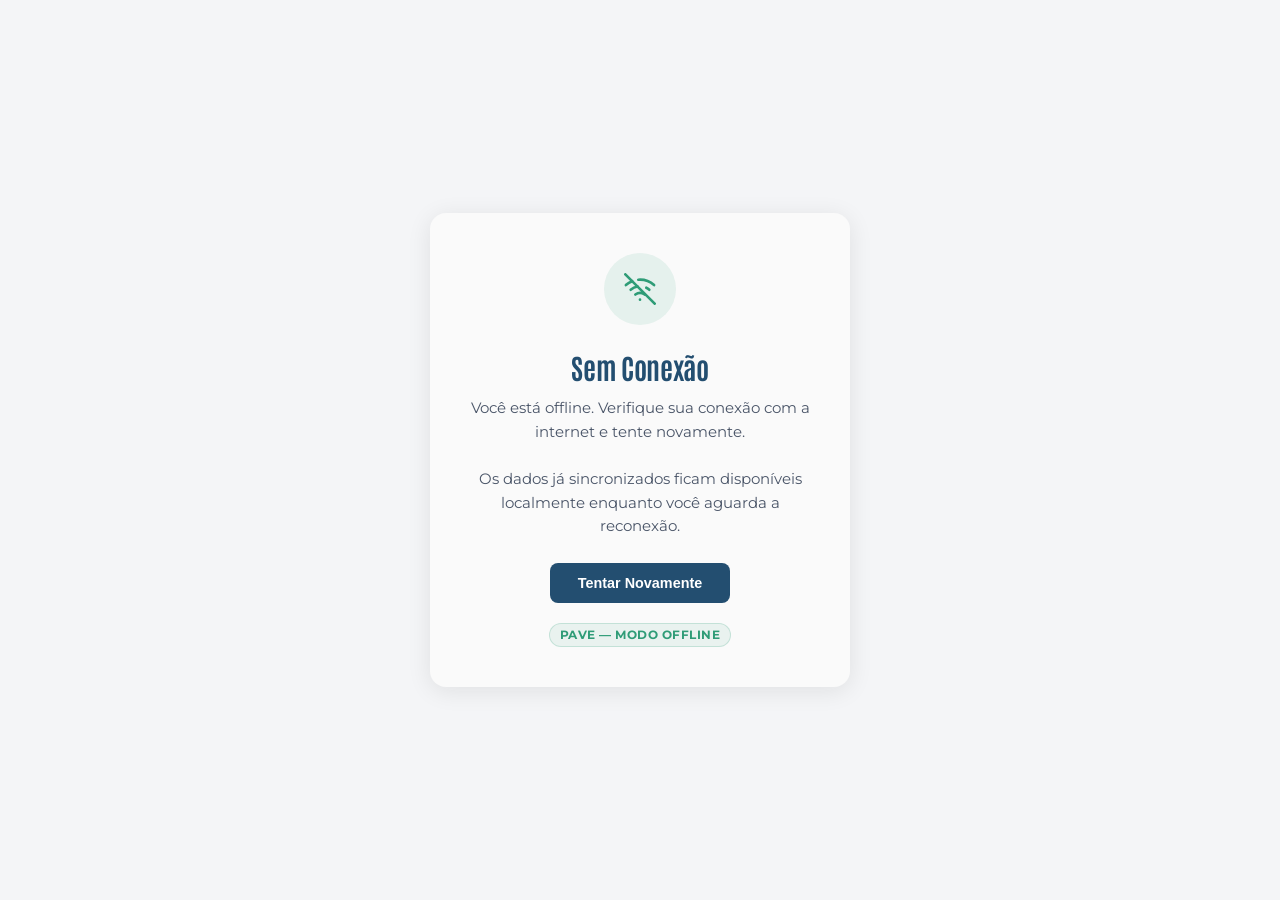
<file: offline.html>
<!DOCTYPE html>
<html lang="pt-BR">
<head>
    <meta charset="UTF-8">
    <meta name="viewport" content="width=device-width, initial-scale=1.0">
    <title>PAVE — Sem Conexão</title>
    <style>
        @import url('https://fonts.googleapis.com/css2?family=Antonio:wght@700;800&family=Montserrat:wght@400;500;600;700&display=swap');
        *, *::before, *::after { box-sizing: border-box; margin: 0; padding: 0; }
        body {
            font-family: 'Montserrat', system-ui, sans-serif;
            background: #f4f5f7;
            color: #181818;
            min-height: 100dvh;
            display: flex;
            align-items: center;
            justify-content: center;
            padding: 1.5rem;
        }
        .card {
            background: #fafafa;
            border-radius: 16px;
            padding: 2.5rem 2rem;
            max-width: 420px;
            width: 100%;
            text-align: center;
            box-shadow: 0 4px 24px rgba(24,24,24,0.09);
        }
        .icon {
            width: 72px; height: 72px;
            background: rgba(47,156,119,0.1);
            border-radius: 50%;
            display: flex; align-items: center; justify-content: center;
            margin: 0 auto 1.5rem;
        }
        h1 {
            font-family: 'Antonio', 'Montserrat', sans-serif;
            font-size: 1.75rem; font-weight: 800;
            color: #234e70;
            margin-bottom: 0.75rem;
            letter-spacing: -0.3px;
        }
        p { color: #4a5568; font-size: 0.92rem; line-height: 1.6; margin-bottom: 1.5rem; }
        .btn {
            display: inline-block;
            background: #234e70;
            color: #fff;
            padding: 0.75rem 1.75rem;
            border-radius: 8px;
            font-weight: 700;
            font-size: 0.9rem;
            cursor: pointer;
            border: none;
            text-decoration: none;
            transition: background 0.2s;
        }
        .btn:hover { background: #1a3a54; }
        .badge {
            display: inline-block;
            margin-top: 1.25rem;
            font-size: 0.72rem;
            font-weight: 700;
            letter-spacing: 0.5px;
            text-transform: uppercase;
            color: #2f9c77;
            background: rgba(47,156,119,0.08);
            padding: 4px 10px;
            border-radius: 99px;
            border: 1px solid rgba(47,156,119,0.2);
        }
    </style>
</head>
<body>
    <div class="card">
        <div class="icon">
            <svg width="32" height="32" viewBox="0 0 24 24" fill="none" stroke="#2f9c77" stroke-width="2" stroke-linecap="round" stroke-linejoin="round">
                <line x1="1" y1="1" x2="23" y2="23"/>
                <path d="M16.72 11.06A10.94 10.94 0 0 1 19 12.55"/>
                <path d="M5 12.55a10.94 10.94 0 0 1 5.17-2.39"/>
                <path d="M10.71 5.05A16 16 0 0 1 22.56 9"/>
                <path d="M1.42 9a15.91 15.91 0 0 1 4.7-2.88"/>
                <path d="M8.53 16.11a6 6 0 0 1 6.95 0"/>
                <line x1="12" y1="20" x2="12.01" y2="20"/>
            </svg>
        </div>
        <h1>Sem Conexão</h1>
        <p>Você está offline. Verifique sua conexão com a internet e tente novamente.</p>
        <p>Os dados já sincronizados ficam disponíveis localmente enquanto você aguarda a reconexão.</p>
        <button class="btn" onclick="window.location.reload()">Tentar Novamente</button>
        <div class="badge">PAVE — Modo Offline</div>
    </div>
</body>
</html>
</file>
